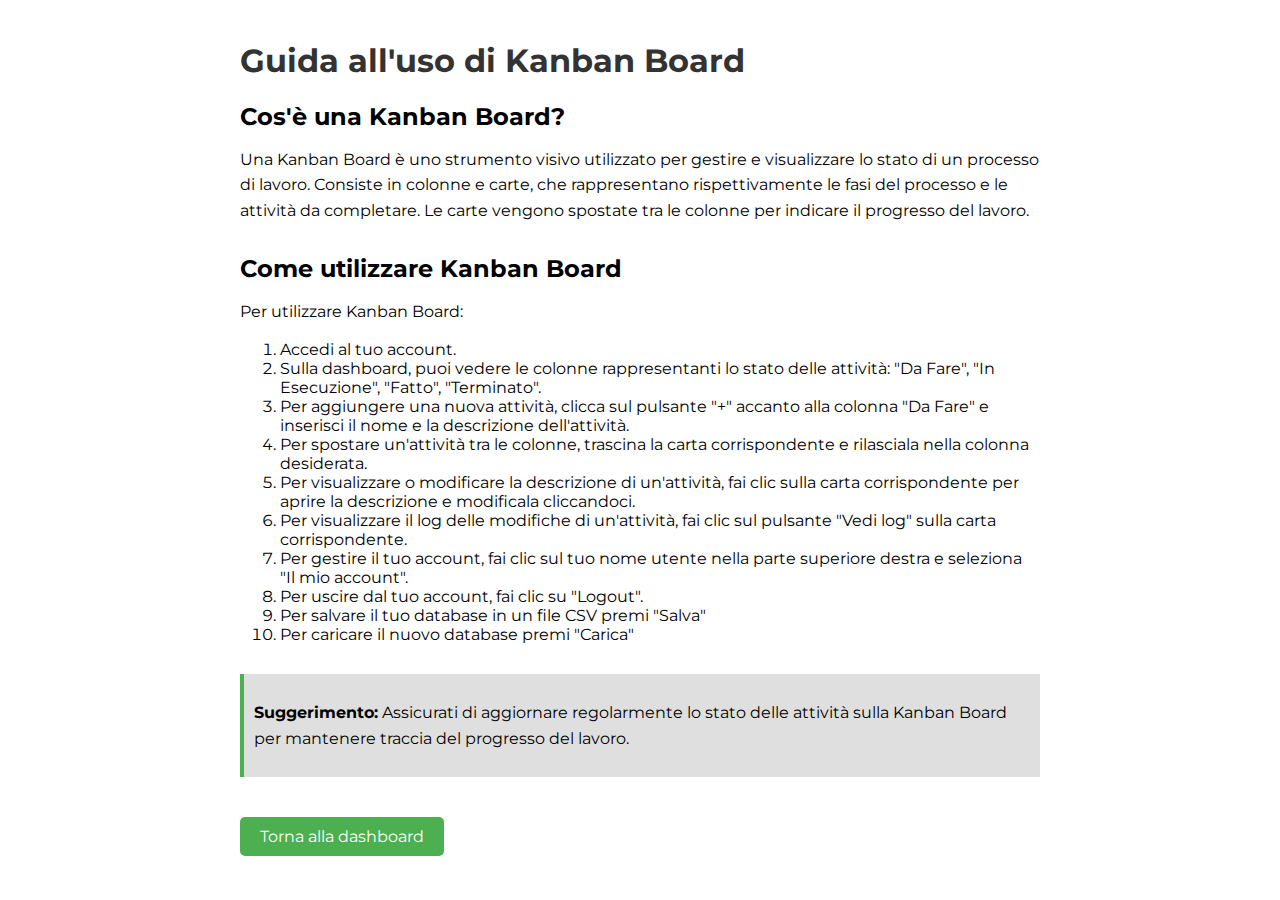
<file: help.html>
<!DOCTYPE html>
<html lang="en">

<head>
    <meta charset="UTF-8">
    <meta http-equiv="X-UA-Compatible" content="IE=edge">
    <meta name="viewport" content="width=device-width, initial-scale=1.0">
    <link rel="preconnect" href="https://fonts.googleapis.com">
    <link rel="preconnect" href="https://fonts.gstatic.com" crossorigin>
    <link href="https://fonts.googleapis.com/css2?family=Montserrat:ital,wght@0,100..900;1,100..900&display=swap" rel="stylesheet">
    <link rel="stylesheet" href="css/styleaiuto.css">
    <title>Guida all'uso di Kanban Board</title>
</head>

<body>
    <h1>Guida all'uso di Kanban Board</h1>

    <div class="section">
        <h2>Cos'è una Kanban Board?</h2>
        <p>Una Kanban Board è uno strumento visivo utilizzato per gestire e visualizzare lo stato di un processo di
            lavoro. Consiste in colonne e carte, che rappresentano rispettivamente le fasi del processo e le attività da
            completare. Le carte vengono spostate tra le colonne per indicare il progresso del lavoro.</p>
    </div>

    <div class="section">
        <h2>Come utilizzare Kanban Board</h2>
        <p>Per utilizzare Kanban Board:</p>
        <ol>
            <li>Accedi al tuo account.</li>
            <li>Sulla dashboard, puoi vedere le colonne rappresentanti lo stato delle attività: "Da Fare", "In
                Esecuzione", "Fatto", "Terminato".</li>
            <li>Per aggiungere una nuova attività, clicca sul pulsante "+" accanto alla colonna "Da Fare" e inserisci il
                nome e la descrizione dell'attività.</li>
            <li>Per spostare un'attività tra le colonne, trascina la carta corrispondente e rilasciala nella colonna
                desiderata.</li>
            <li>Per visualizzare o modificare la descrizione di un'attività, fai clic sulla carta corrispondente per
                aprire la descrizione e modificala cliccandoci.</li>
            <li>Per visualizzare il log delle modifiche di un'attività, fai clic sul pulsante "Vedi log" sulla carta
                corrispondente.</li>
            <li>Per gestire il tuo account, fai clic sul tuo nome utente nella parte superiore destra e seleziona "Il
                mio account".</li>
            <li>Per uscire dal tuo account, fai clic su "Logout".</li>
            <li>Per salvare il tuo database in un file CSV premi "Salva"</li>
            <li>Per caricare il nuovo database premi "Carica"</li>
        </ol>
    </div>

    <div class="tip">
        <p><strong>Suggerimento:</strong> Assicurati di aggiornare regolarmente lo stato delle attività sulla Kanban
            Board per mantenere traccia del progresso del lavoro.</p>
    </div>

    <a href="pagina.php" class="btn-back">Torna alla dashboard</a>
</body>

</html>
</file>
<file: css/styleaiuto.css>
* {
    font-family: "Montserrat", sans-serif;
}
body {
    max-width: 800px;
    margin: 0 auto;
    padding: 20px;
}

h1 {
    color: #333;
}

p {
    line-height: 1.6;
}

.section {
    margin-bottom: 30px;
}

.section h2 {
    margin-bottom: 10px;
}

.section p {
    margin-bottom: 5px;
}

.tip {
    background-color: #dfdfdf;
    border-left: 4px solid #4CAF50;
    padding: 10px;
    margin-top: 10px;
}

.btn-back {
    margin-top: 40px;
    display: inline-block;
    padding: 10px 20px;
    background-color: #4CAF50;
    color: #fff;
    text-decoration: none;
    border-radius: 5px;
    transition: background-color 0.3s;
}

.btn-back:hover {
    background-color: #45a049;
}
</file>
